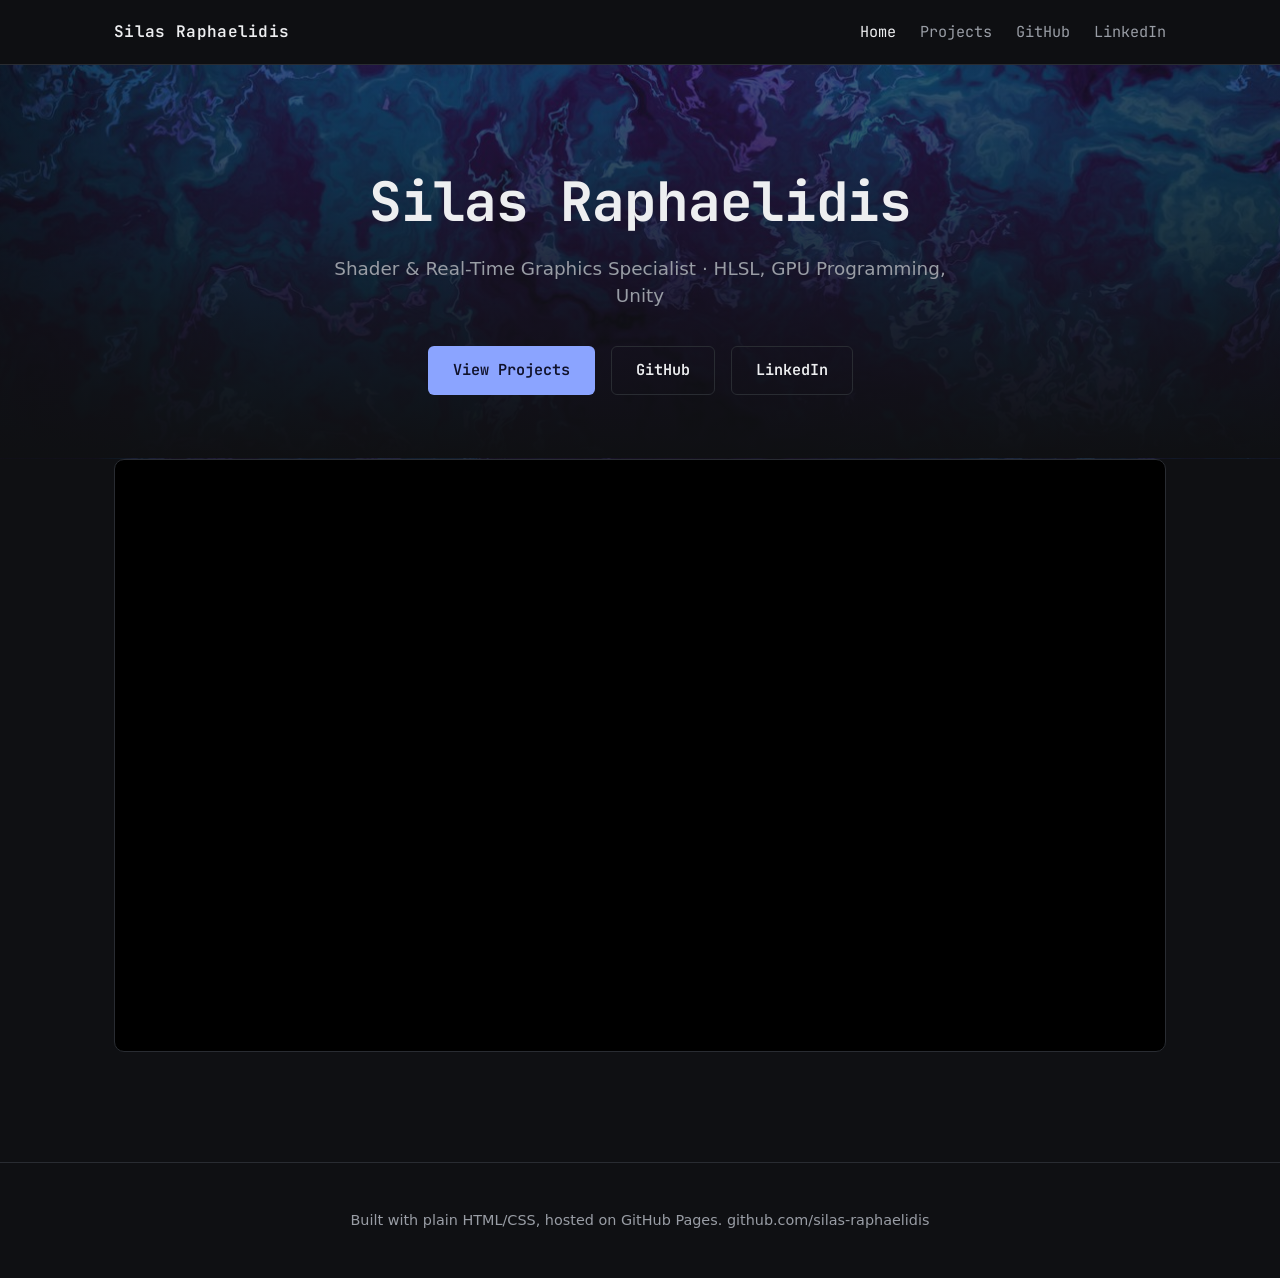
<file: index.html>
<!DOCTYPE html>
<html lang="en">
<head>
<meta charset="UTF-8">
<meta name="viewport" content="width=device-width, initial-scale=1.0">
<title>Silas Raphaelidis | Shader &amp; Real-Time Graphics Specialist</title>
<meta name="description" content="Portfolio of Silas Raphaelidis, a shader and real-time graphics specialist working in HLSL, GPU programming, and Unity.">
<meta property="og:type" content="website">
<meta property="og:url" content="https://silasraphaelidis.dev/">
<meta property="og:title" content="Silas Raphaelidis | Shader &amp; Real-Time Graphics Specialist">
<meta property="og:description" content="Portfolio of Silas Raphaelidis, a shader and real-time graphics specialist working in HLSL, GPU programming, and Unity.">
<meta property="og:image" content="https://silasraphaelidis.dev/assets/og-image.png">
<meta name="twitter:card" content="summary_large_image">
<meta name="twitter:title" content="Silas Raphaelidis | Shader &amp; Real-Time Graphics Specialist">
<meta name="twitter:description" content="Portfolio of Silas Raphaelidis, a shader and real-time graphics specialist working in HLSL, GPU programming, and Unity.">
<meta name="twitter:image" content="https://silasraphaelidis.dev/assets/og-image.png">
<link rel="preconnect" href="https://fonts.googleapis.com">
<link rel="preconnect" href="https://fonts.gstatic.com" crossorigin>
<link href="https://fonts.googleapis.com/css2?family=JetBrains+Mono:wght@500;600;700&display=swap" rel="stylesheet">
<link rel="stylesheet" href="style.css">
</head>
<body>

<nav class="site-nav">
  <div class="wrap">
    <a class="brand" href="index.html">Silas Raphaelidis</a>
    <div class="links">
      <a class="current" href="index.html">Home</a>
      <a href="projects.html">Projects</a>
      <a href="https://github.com/silas-raphaelidis" target="_blank" rel="noopener">GitHub</a>
      <a href="https://www.linkedin.com/in/silasraphaelidis/" target="_blank" rel="noopener">LinkedIn</a>
    </div>
  </div>
</nav>

<header class="hero">
  <div class="wrap">
    <h1>Silas Raphaelidis</h1>
    <p class="tagline">Shader &amp; Real-Time Graphics Specialist · HLSL, GPU Programming, Unity</p>
    <div class="hero-actions">
      <a class="btn btn-primary" href="projects.html">View Projects</a>
      <a class="btn btn-secondary" href="https://github.com/silas-raphaelidis" target="_blank" rel="noopener">GitHub</a>
      <a class="btn btn-secondary" href="https://www.linkedin.com/in/silasraphaelidis/" target="_blank" rel="noopener">LinkedIn</a>
    </div>
  </div>
</header>

<section class="reel">
  <div class="wrap">
    <div class="reel-frame">
      <iframe
        src="https://www.youtube.com/embed/n1aJdCSlSiI"
        title="Silas Raphaelidis Demo Reel"
        allow="accelerometer; autoplay; clipboard-write; encrypted-media; gyroscope; picture-in-picture"
        allowfullscreen
        loading="lazy">
      </iframe>
    </div>
  </div>
</section>

<footer class="site-footer">
  <div class="wrap">
    <p>Built with plain HTML/CSS, hosted on GitHub Pages. <a href="https://github.com/silas-raphaelidis" target="_blank" rel="noopener">github.com/silas-raphaelidis</a></p>
  </div>
</footer>

</body>
</html>
</file>
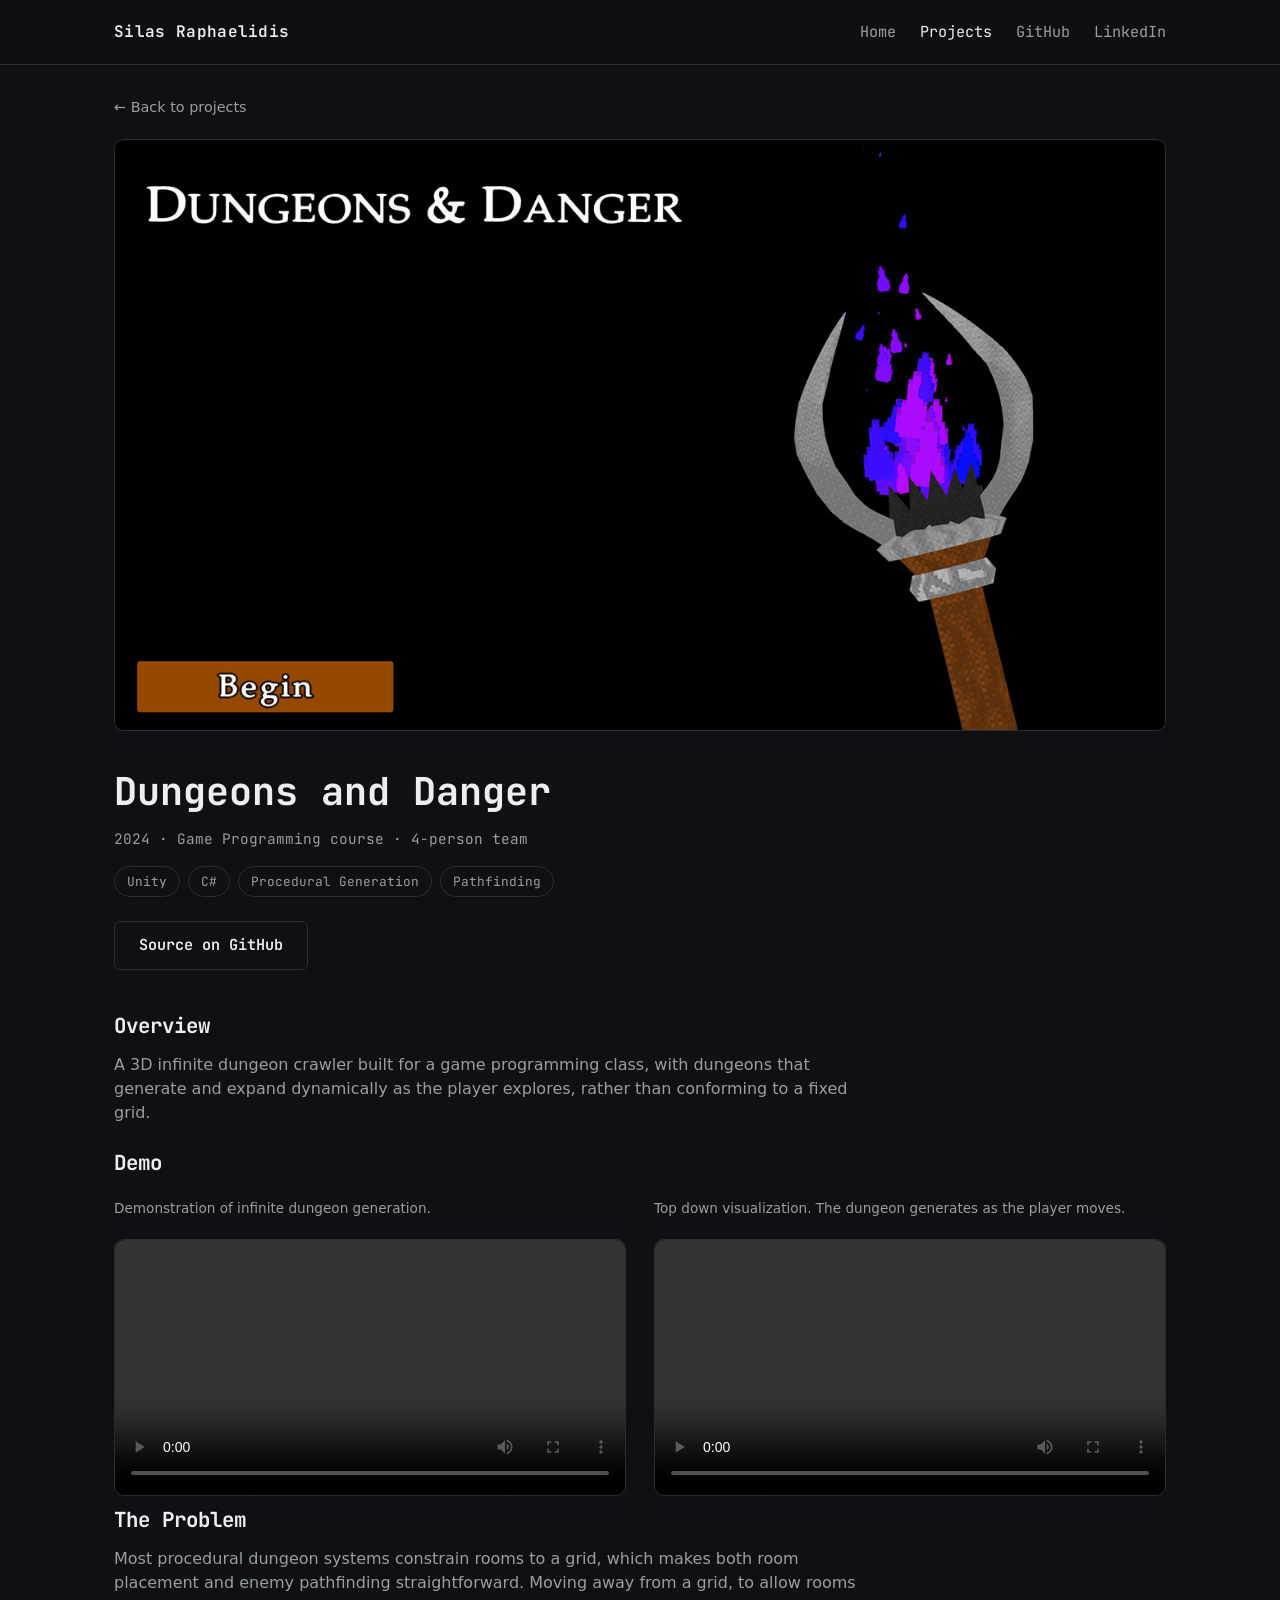
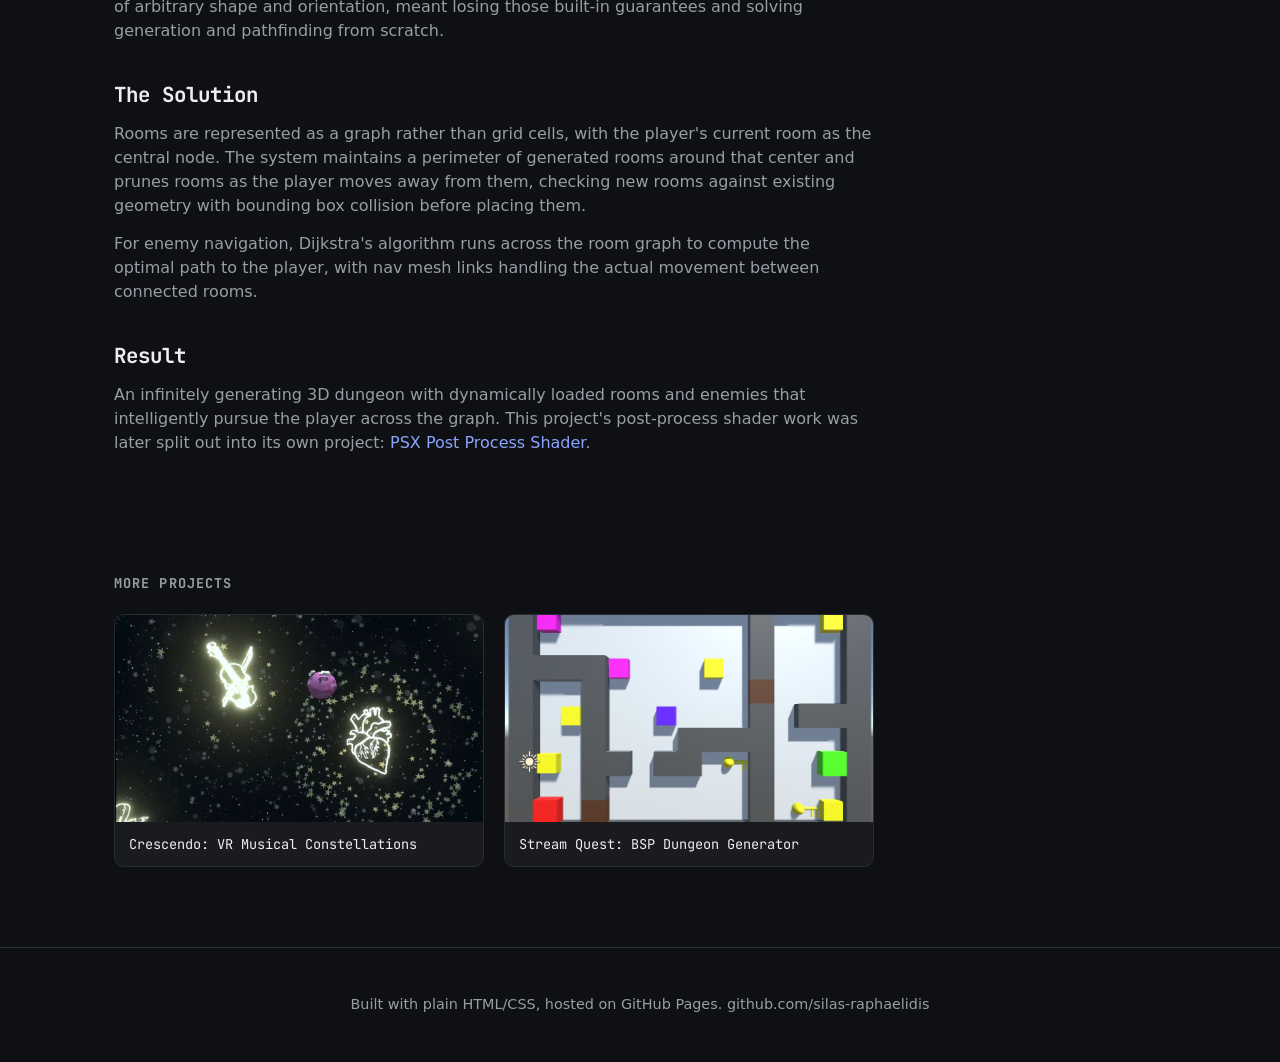
<file: dungeons-and-danger.html>
<!DOCTYPE html>
<html lang="en">
<head>
<meta charset="UTF-8">
<meta name="viewport" content="width=device-width, initial-scale=1.0">
<title>Dungeons and Danger | Silas Raphaelidis</title>
<meta name="description" content="An infinite, non-grid procedural dungeon crawler with graph-based room generation and Dijkstra-driven enemy pathfinding.">
<meta property="og:type" content="website">
<meta property="og:url" content="https://silasraphaelidis.dev/dungeons-and-danger.html">
<meta property="og:title" content="Dungeons and Danger | Silas Raphaelidis">
<meta property="og:description" content="An infinite, non-grid procedural dungeon crawler with graph-based room generation and Dijkstra-driven enemy pathfinding.">
<meta property="og:image" content="https://silasraphaelidis.dev/assets/og-image.png">
<meta name="twitter:card" content="summary_large_image">
<meta name="twitter:title" content="Dungeons and Danger | Silas Raphaelidis">
<meta name="twitter:description" content="An infinite, non-grid procedural dungeon crawler with graph-based room generation and Dijkstra-driven enemy pathfinding.">
<meta name="twitter:image" content="https://silasraphaelidis.dev/assets/og-image.png">
<link rel="preconnect" href="https://fonts.googleapis.com">
<link rel="preconnect" href="https://fonts.gstatic.com" crossorigin>
<link href="https://fonts.googleapis.com/css2?family=JetBrains+Mono:wght@500;600;700&display=swap" rel="stylesheet">
<link rel="stylesheet" href="style.css">
</head>
<body>

<nav class="site-nav">
  <div class="wrap">
    <a class="brand" href="index.html">Silas Raphaelidis</a>
    <div class="links">
      <a href="index.html">Home</a>
      <a class="current" href="projects.html">Projects</a>
      <a href="https://github.com/silas-raphaelidis" target="_blank" rel="noopener">GitHub</a>
      <a href="https://www.linkedin.com/in/silasraphaelidis/" target="_blank" rel="noopener">LinkedIn</a>
    </div>
  </div>
</nav>

<div class="wrap">
  <a class="back-link" href="projects.html">← Back to projects</a>

  <div class="detail-hero">
    <img class="detail-media" src="assets/thumbnails/dungeons-and-danger.png" alt="Dungeons and Danger screenshot">
  </div>

  <div class="detail-title">
    <h1>Dungeons and Danger</h1>
    <p class="detail-meta">2024 · Game Programming course · 4-person team</p>
    <ul class="tag-list">
      <li>Unity</li>
      <li>C#</li>
      <li>Procedural Generation</li>
      <li>Pathfinding</li>
    </ul>
    <div class="link-buttons">
      <a class="btn btn-secondary" href="https://github.com/silas-raphaelidis/425-Final-Project" target="_blank" rel="noopener">Source on GitHub</a>
    </div>
  </div>

  <div class="detail-body" style="padding-bottom: 0;">
    <h2>Overview</h2>
    <p>A 3D infinite dungeon crawler built for a game programming class, with dungeons that generate and expand dynamically as the player explores, rather than conforming to a fixed grid.</p>
  </div>

  <div class="video-pair-section">
    <h2>Demo</h2>
    <div class="video-pair-captions">
      <p class="video-caption">Demonstration of infinite dungeon generation.</p>
      <p class="video-caption">Top down visualization. The dungeon generates as the player moves.</p>
    </div>
    <div class="video-pair">
      <div class="video-embed">
        <video src="assets/dungeons-and-danger/gameplay-demo.mp4" controls preload="metadata" playsinline></video>
      </div>
      <div class="video-embed">
        <video src="assets/dungeons-and-danger/generation-demo.mp4" controls preload="metadata" playsinline></video>
      </div>
    </div>
  </div>

  <div class="detail-body" style="padding-top: 0;">
    <h2>The Problem</h2>
    <p>Most procedural dungeon systems constrain rooms to a grid, which makes both room placement and enemy pathfinding straightforward. Moving away from a grid, to allow rooms of arbitrary shape and orientation, meant losing those built-in guarantees and solving generation and pathfinding from scratch.</p>
    <h2>The Solution</h2>
    <p>Rooms are represented as a graph rather than grid cells, with the player's current room as the central node. The system maintains a perimeter of generated rooms around that center and prunes rooms as the player moves away from them, checking new rooms against existing geometry with bounding box collision before placing them.</p>
    <p>For enemy navigation, Dijkstra's algorithm runs across the room graph to compute the optimal path to the player, with nav mesh links handling the actual movement between connected rooms.</p>

    <h2>Result</h2>
    <p>An infinitely generating 3D dungeon with dynamically loaded rooms and enemies that intelligently pursue the player across the graph. This project's post-process shader work was later split out into its own project: <a href="psx-shader.html">PSX Post Process Shader</a>.</p>
  </div>

  <div class="more-projects">
    <h2>More Projects</h2>
    <div class="more-grid">
      <a class="mini-card" href="vr-musical-constellations.html">
        <img src="assets/thumbnails/vr-musical-constellations.png" alt="Crescendo: VR Musical Constellations">
        <span>Crescendo: VR Musical Constellations</span>
      </a>
      <a class="mini-card" href="bsp-dungeon-generator.html">
        <img src="assets/thumbnails/bsp-dungeon-generator.png" alt="Stream Quest: BSP Dungeon Generator">
        <span>Stream Quest: BSP Dungeon Generator</span>
      </a>
    </div>
  </div>
</div>

<footer class="site-footer">
  <div class="wrap">
    <p>Built with plain HTML/CSS, hosted on GitHub Pages. <a href="https://github.com/silas-raphaelidis" target="_blank" rel="noopener">github.com/silas-raphaelidis</a></p>
  </div>
</footer>

</body>
</html>
</file>
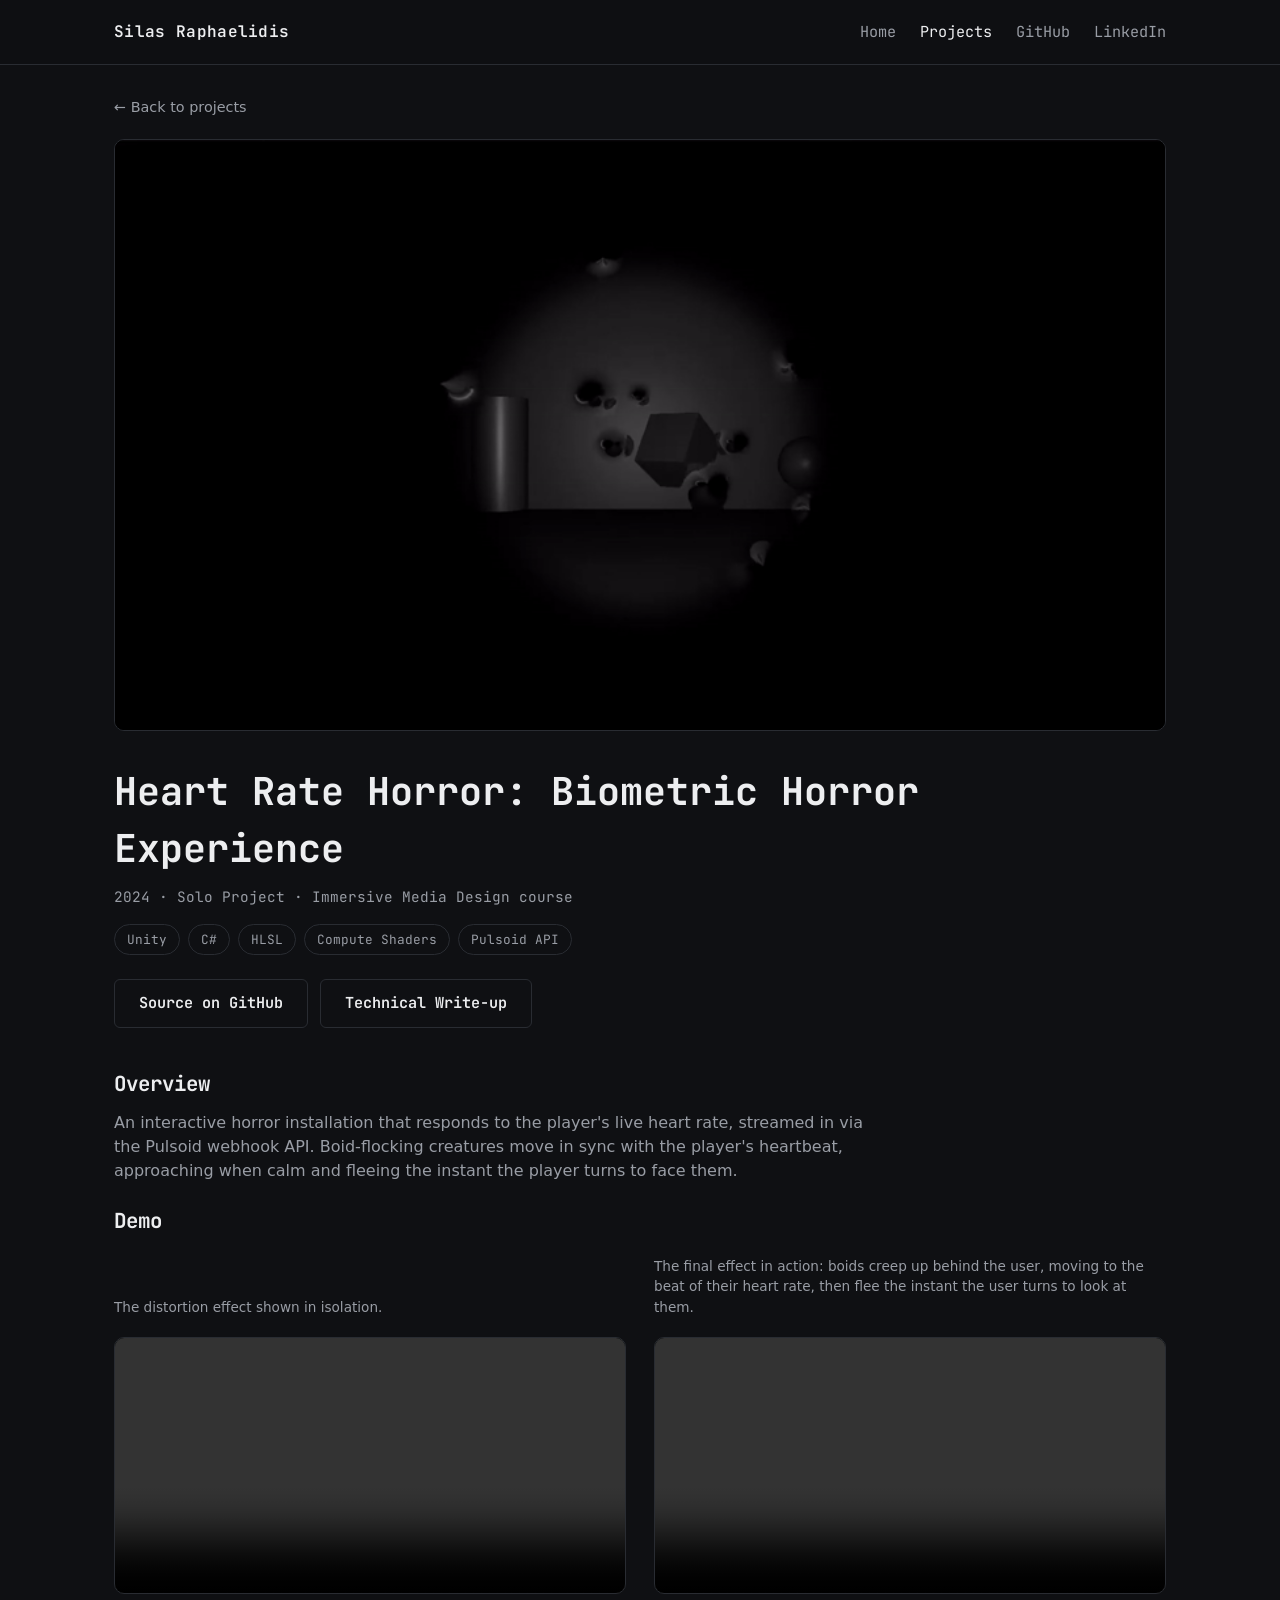
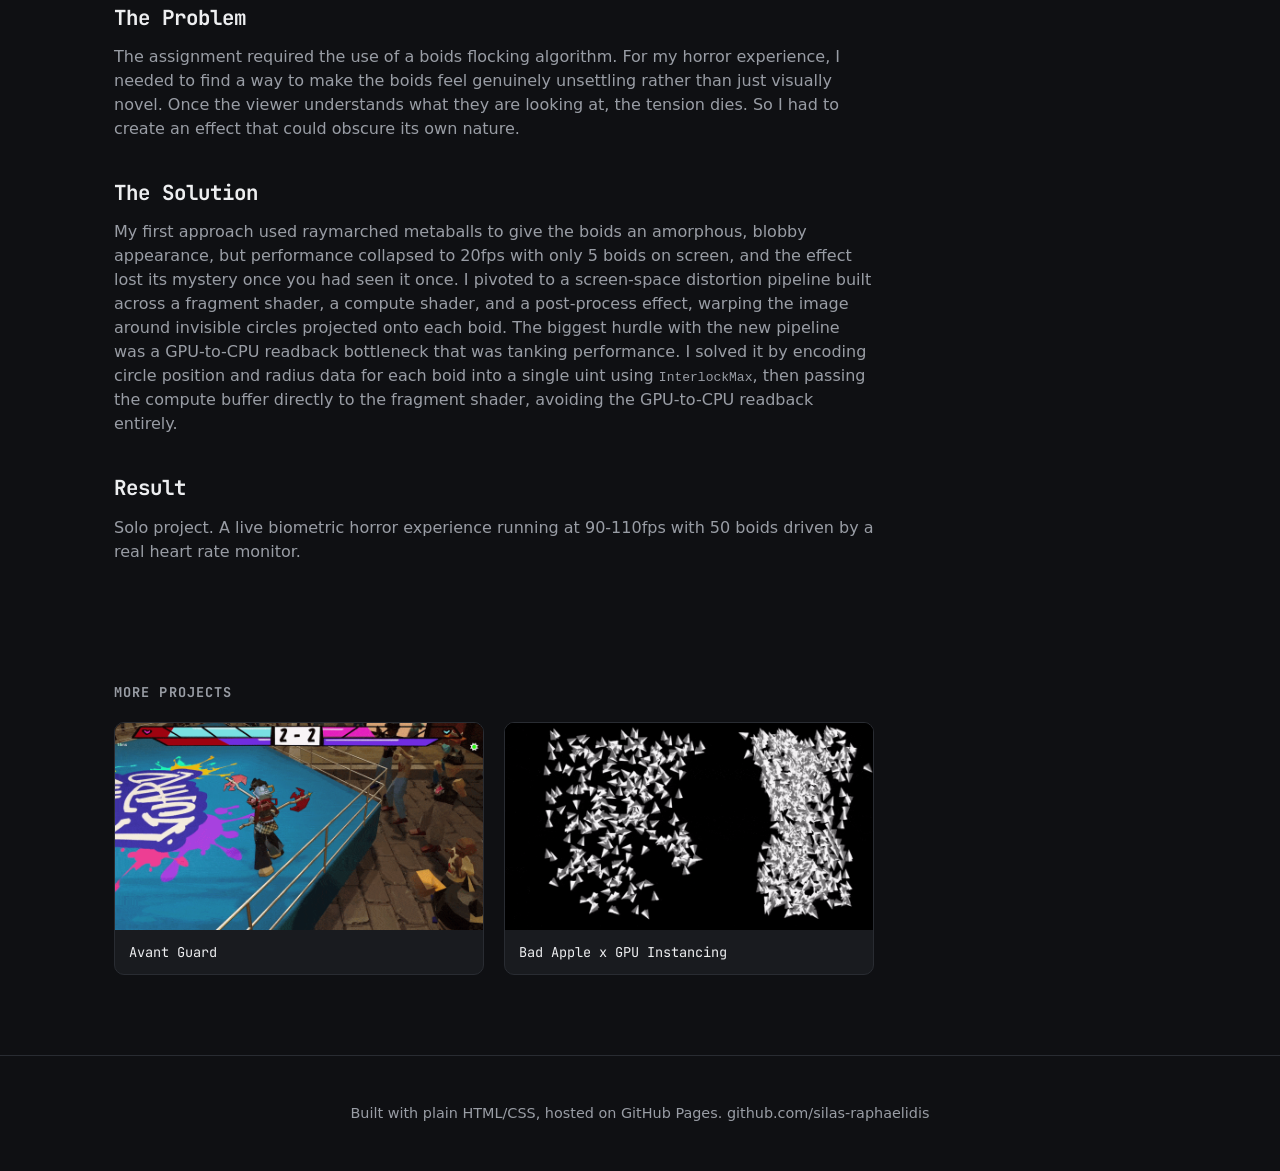
<file: heart-rate-horror.html>
<!DOCTYPE html>
<html lang="en">
<head>
<meta charset="UTF-8">
<meta name="viewport" content="width=device-width, initial-scale=1.0">
<title>Heart Rate Horror | Silas Raphaelidis</title>
<meta name="description" content="A biometric horror experience driven by live heart rate data, built with custom HLSL compute shaders in Unity.">
<meta property="og:type" content="website">
<meta property="og:url" content="https://silasraphaelidis.dev/heart-rate-horror.html">
<meta property="og:title" content="Heart Rate Horror | Silas Raphaelidis">
<meta property="og:description" content="A biometric horror experience driven by live heart rate data, built with custom HLSL compute shaders in Unity.">
<meta property="og:image" content="https://silasraphaelidis.dev/assets/og-image.png">
<meta name="twitter:card" content="summary_large_image">
<meta name="twitter:title" content="Heart Rate Horror | Silas Raphaelidis">
<meta name="twitter:description" content="A biometric horror experience driven by live heart rate data, built with custom HLSL compute shaders in Unity.">
<meta name="twitter:image" content="https://silasraphaelidis.dev/assets/og-image.png">
<link rel="preconnect" href="https://fonts.googleapis.com">
<link rel="preconnect" href="https://fonts.gstatic.com" crossorigin>
<link href="https://fonts.googleapis.com/css2?family=JetBrains+Mono:wght@500;600;700&display=swap" rel="stylesheet">
<link rel="stylesheet" href="style.css">
</head>
<body>

<nav class="site-nav">
  <div class="wrap">
    <a class="brand" href="index.html">Silas Raphaelidis</a>
    <div class="links">
      <a href="index.html">Home</a>
      <a class="current" href="projects.html">Projects</a>
      <a href="https://github.com/silas-raphaelidis" target="_blank" rel="noopener">GitHub</a>
      <a href="https://www.linkedin.com/in/silasraphaelidis/" target="_blank" rel="noopener">LinkedIn</a>
    </div>
  </div>
</nav>

<div class="wrap">
  <a class="back-link" href="projects.html">← Back to projects</a>

  <div class="detail-hero">
    <img class="detail-media" src="assets/thumbnails/heart-rate-horror.gif" alt="Heart Rate Horror gameplay footage">
  </div>

  <div class="detail-title">
    <h1>Heart Rate Horror: Biometric Horror Experience</h1>
    <p class="detail-meta">2024 · Solo Project · Immersive Media Design course</p>
    <ul class="tag-list">
      <li>Unity</li>
      <li>C#</li>
      <li>HLSL</li>
      <li>Compute Shaders</li>
      <li>Pulsoid API</li>
    </ul>
    <div class="link-buttons">
      <a class="btn btn-secondary" href="https://github.com/silas-raphaelidis/IMDM-Graveyard-Project" target="_blank" rel="noopener">Source on GitHub</a>
      <a class="btn btn-secondary" href="https://docs.google.com/document/d/1Po8Q4XT_HBitBhEmrEFPEfcGGhqGqsLDQtHtBt4LMyk/edit?usp=sharing" target="_blank" rel="noopener">Technical Write-up</a>
    </div>
  </div>

  <div class="detail-body" style="padding-bottom: 0;">
    <h2>Overview</h2>
    <p>An interactive horror installation that responds to the player's live heart rate, streamed in via the Pulsoid webhook API. Boid-flocking creatures move in sync with the player's heartbeat, approaching when calm and fleeing the instant the player turns to face them.</p>
  </div>

  <div class="video-pair-section">
    <h2>Demo</h2>
    <div class="video-pair-captions">
      <p class="video-caption">The distortion effect shown in isolation.</p>
      <p class="video-caption">The final effect in action: boids creep up behind the user, moving to the beat of their heart rate, then flee the instant the user turns to look at them.</p>
    </div>
    <div class="video-pair">
      <div class="video-embed">
        <video src="assets/heart-rate-horror/effect-demo.mp4" controls preload="metadata" playsinline></video>
      </div>
      <div class="video-embed">
        <video src="assets/heart-rate-horror/effect-in-action.mp4" controls preload="metadata" playsinline></video>
      </div>
    </div>
  </div>

  <div class="detail-body" style="padding-top: 0;">
    <h2>The Problem</h2>
    <p>The assignment required the use of a boids flocking algorithm. For my horror experience, I needed to find a way to make the boids feel genuinely unsettling rather than just visually novel. Once the viewer understands what they are looking at, the tension dies. So I had to create an effect that could obscure its own nature.</p>

    <h2>The Solution</h2>
    <p>My first approach used raymarched metaballs to give the boids an amorphous, blobby appearance, but performance collapsed to 20fps with only 5 boids on screen, and the effect lost its mystery once you had seen it once. I pivoted to a screen-space distortion pipeline built across a fragment shader, a compute shader, and a post-process effect, warping the image around invisible circles projected onto each boid. The biggest hurdle with the new pipeline was a GPU-to-CPU readback bottleneck that was tanking performance. I solved it by encoding circle position and radius data for each boid into a single uint using <code>InterlockMax</code>, then passing the compute buffer directly to the fragment shader, avoiding the GPU-to-CPU readback entirely.</p>

    <h2>Result</h2>
    <p>Solo project. A live biometric horror experience running at 90-110fps with 50 boids driven by a real heart rate monitor.</p>
  </div>

  <div class="more-projects">
    <h2>More Projects</h2>
    <div class="more-grid">
      <a class="mini-card" href="avant-guard.html">
        <img src="assets/thumbnails/avant-guard.gif" alt="Avant Guard">
        <span>Avant Guard</span>
      </a>
      <a class="mini-card" href="bad-apple.html">
        <img src="assets/thumbnails/bad-apple.gif" alt="Bad Apple x GPU Instancing">
        <span>Bad Apple x GPU Instancing</span>
      </a>
    </div>
  </div>
</div>

<footer class="site-footer">
  <div class="wrap">
    <p>Built with plain HTML/CSS, hosted on GitHub Pages. <a href="https://github.com/silas-raphaelidis" target="_blank" rel="noopener">github.com/silas-raphaelidis</a></p>
  </div>
</footer>

</body>
</html>
</file>
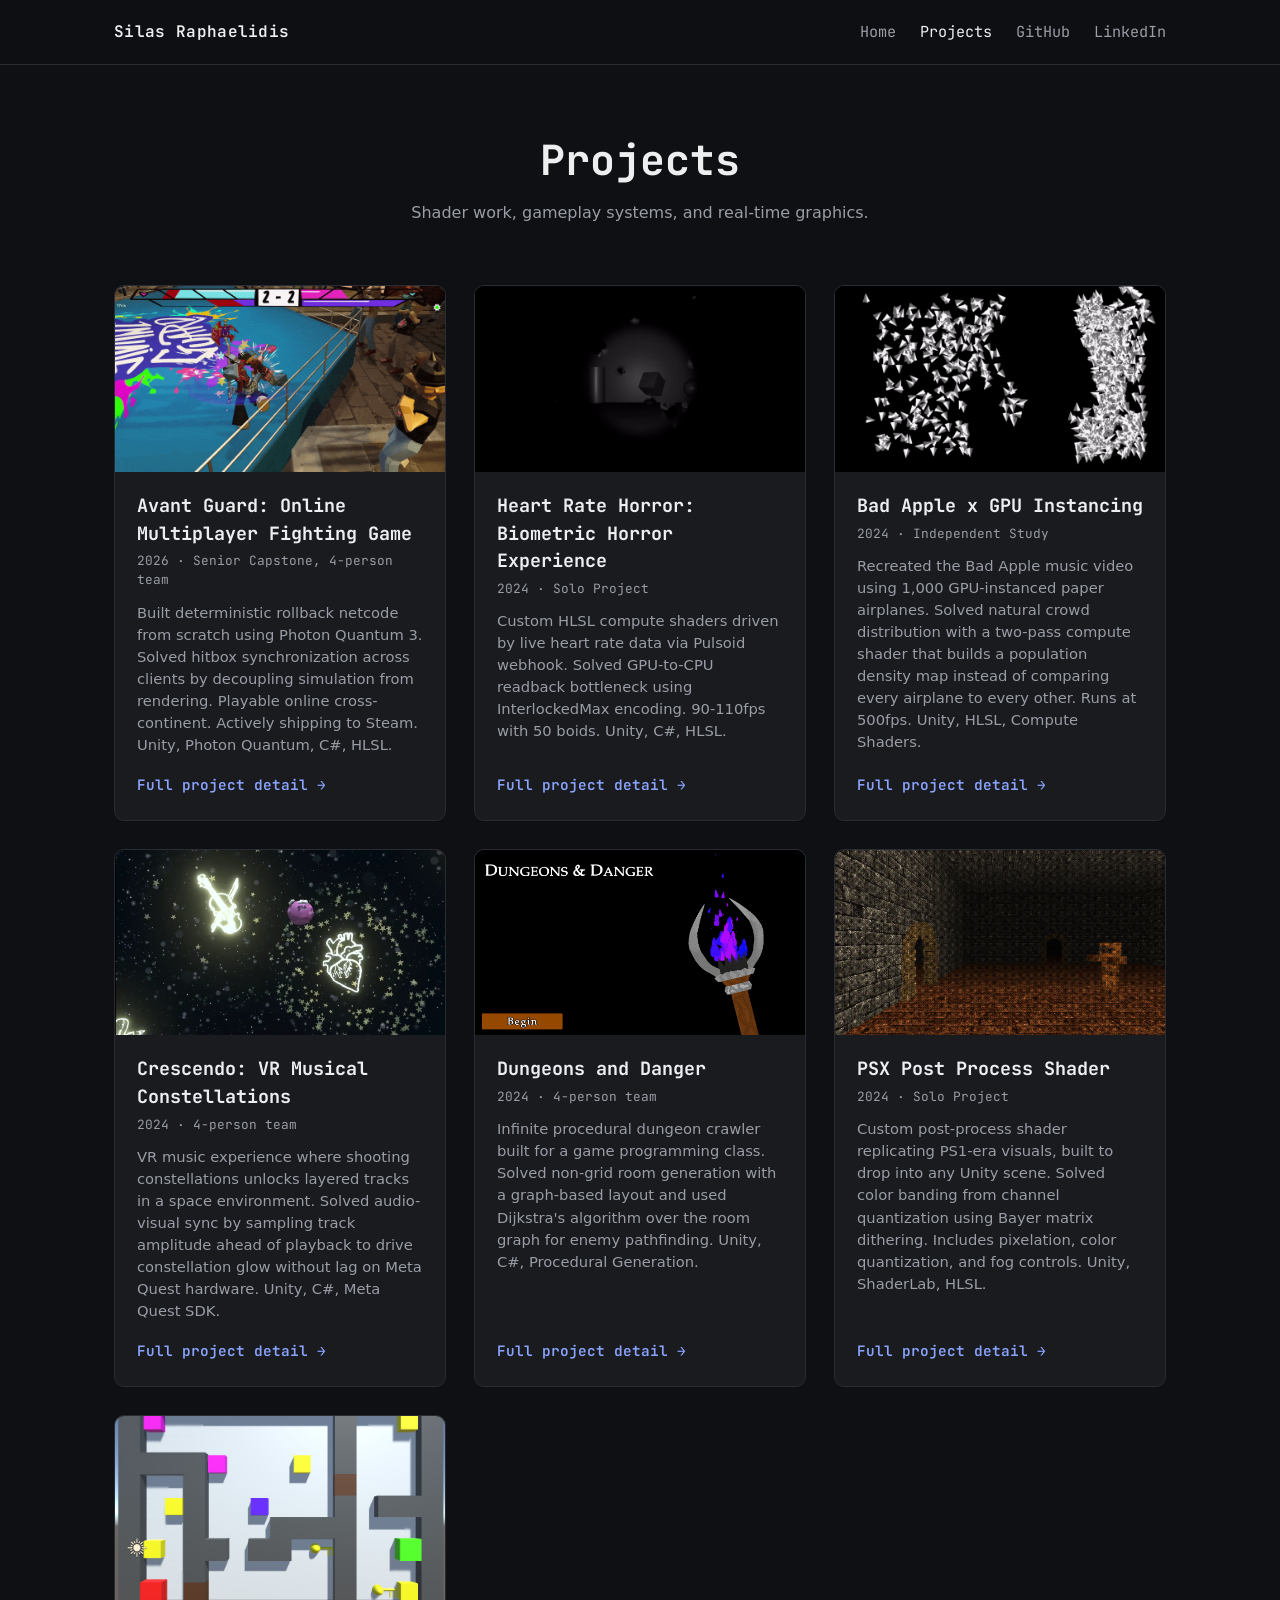
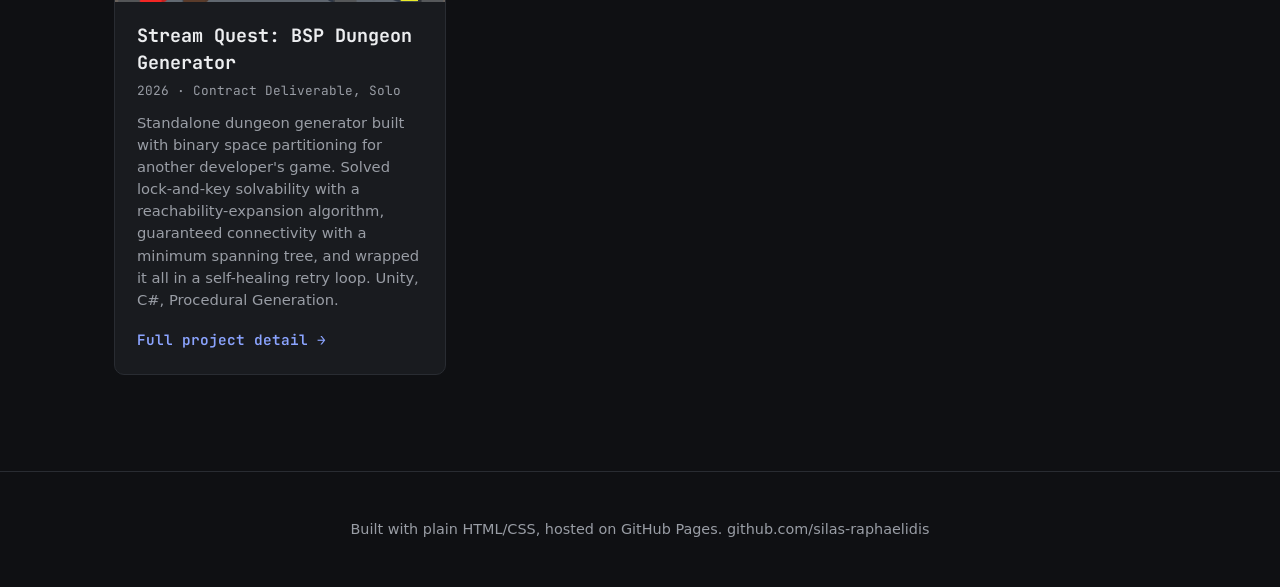
<file: projects.html>
<!DOCTYPE html>
<html lang="en">
<head>
<meta charset="UTF-8">
<meta name="viewport" content="width=device-width, initial-scale=1.0">
<title>Projects | Silas Raphaelidis</title>
<meta name="description" content="Projects by Silas Raphaelidis: shaders, GPU programming, and real-time graphics work in Unity.">
<meta property="og:type" content="website">
<meta property="og:url" content="https://silasraphaelidis.dev/projects.html">
<meta property="og:title" content="Projects | Silas Raphaelidis">
<meta property="og:description" content="Projects by Silas Raphaelidis: shaders, GPU programming, and real-time graphics work in Unity.">
<meta property="og:image" content="https://silasraphaelidis.dev/assets/og-image.png">
<meta name="twitter:card" content="summary_large_image">
<meta name="twitter:title" content="Projects | Silas Raphaelidis">
<meta name="twitter:description" content="Projects by Silas Raphaelidis: shaders, GPU programming, and real-time graphics work in Unity.">
<meta name="twitter:image" content="https://silasraphaelidis.dev/assets/og-image.png">
<link rel="preconnect" href="https://fonts.googleapis.com">
<link rel="preconnect" href="https://fonts.gstatic.com" crossorigin>
<link href="https://fonts.googleapis.com/css2?family=JetBrains+Mono:wght@500;600;700&display=swap" rel="stylesheet">
<link rel="stylesheet" href="style.css">
</head>
<body>

<nav class="site-nav">
  <div class="wrap">
    <a class="brand" href="index.html">Silas Raphaelidis</a>
    <div class="links">
      <a href="index.html">Home</a>
      <a class="current" href="projects.html">Projects</a>
      <a href="https://github.com/silas-raphaelidis" target="_blank" rel="noopener">GitHub</a>
      <a href="https://www.linkedin.com/in/silasraphaelidis/" target="_blank" rel="noopener">LinkedIn</a>
    </div>
  </div>
</nav>

<header class="page-header">
  <div class="wrap">
    <h1>Projects</h1>
    <p>Shader work, gameplay systems, and real-time graphics.</p>
  </div>
</header>

<main class="wrap">
  <div class="project-grid">

    <a class="card" href="avant-guard.html">
      <img class="card-thumb" src="assets/thumbnails/avant-guard.gif" alt="Avant Guard gameplay footage" loading="lazy">
      <div class="card-body">
        <h2>Avant Guard: Online Multiplayer Fighting Game</h2>
        <p class="card-year">2026 · Senior Capstone, 4-person team</p>
        <p class="card-summary">Built deterministic rollback netcode from scratch using Photon Quantum 3. Solved hitbox synchronization across clients by decoupling simulation from rendering. Playable online cross-continent. Actively shipping to Steam. Unity, Photon Quantum, C#, HLSL.</p>
        <span class="card-link">Full project detail →</span>
      </div>
    </a>

    <a class="card" href="heart-rate-horror.html">
      <img class="card-thumb" src="assets/thumbnails/heart-rate-horror.gif" alt="Heart Rate Horror gameplay footage" loading="lazy">
      <div class="card-body">
        <h2>Heart Rate Horror: Biometric Horror Experience</h2>
        <p class="card-year">2024 · Solo Project</p>
        <p class="card-summary">Custom HLSL compute shaders driven by live heart rate data via Pulsoid webhook. Solved GPU-to-CPU readback bottleneck using InterlockedMax encoding. 90-110fps with 50 boids. Unity, C#, HLSL.</p>
        <span class="card-link">Full project detail →</span>
      </div>
    </a>

    <a class="card" href="bad-apple.html">
      <img class="card-thumb" src="assets/thumbnails/bad-apple.gif" alt="Bad Apple x GPU Instancing footage" loading="lazy">
      <div class="card-body">
        <h2>Bad Apple x GPU Instancing</h2>
        <p class="card-year">2024 · Independent Study</p>
        <p class="card-summary">Recreated the Bad Apple music video using 1,000 GPU-instanced paper airplanes. Solved natural crowd distribution with a two-pass compute shader that builds a population density map instead of comparing every airplane to every other. Runs at 500fps. Unity, HLSL, Compute Shaders.</p>
        <span class="card-link">Full project detail →</span>
      </div>
    </a>

    <a class="card" href="vr-musical-constellations.html">
      <img class="card-thumb" src="assets/thumbnails/vr-musical-constellations.png" alt="Crescendo: VR Musical Constellations screenshot" loading="lazy">
      <div class="card-body">
        <h2>Crescendo: VR Musical Constellations</h2>
        <p class="card-year">2024 · 4-person team</p>
        <p class="card-summary">VR music experience where shooting constellations unlocks layered tracks in a space environment. Solved audio-visual sync by sampling track amplitude ahead of playback to drive constellation glow without lag on Meta Quest hardware. Unity, C#, Meta Quest SDK.</p>
        <span class="card-link">Full project detail →</span>
      </div>
    </a>

    <a class="card" href="dungeons-and-danger.html">
      <img class="card-thumb" src="assets/thumbnails/dungeons-and-danger.png" alt="Dungeons and Danger screenshot" loading="lazy">
      <div class="card-body">
        <h2>Dungeons and Danger</h2>
        <p class="card-year">2024 · 4-person team</p>
        <p class="card-summary">Infinite procedural dungeon crawler built for a game programming class. Solved non-grid room generation with a graph-based layout and used Dijkstra's algorithm over the room graph for enemy pathfinding. Unity, C#, Procedural Generation.</p>
        <span class="card-link">Full project detail →</span>
      </div>
    </a>

    <a class="card" href="psx-shader.html">
      <img class="card-thumb" src="assets/thumbnails/psx-shader.gif" alt="PSX Post Process Shader footage" loading="lazy">
      <div class="card-body">
        <h2>PSX Post Process Shader</h2>
        <p class="card-year">2024 · Solo Project</p>
        <p class="card-summary">Custom post-process shader replicating PS1-era visuals, built to drop into any Unity scene. Solved color banding from channel quantization using Bayer matrix dithering. Includes pixelation, color quantization, and fog controls. Unity, ShaderLab, HLSL.</p>
        <span class="card-link">Full project detail →</span>
      </div>
    </a>

    <a class="card" href="bsp-dungeon-generator.html">
      <img class="card-thumb" src="assets/thumbnails/bsp-dungeon-generator.png" alt="Generated dungeon layout with placeholder props" loading="lazy">
      <div class="card-body">
        <h2>Stream Quest: BSP Dungeon Generator</h2>
        <p class="card-year">2026 · Contract Deliverable, Solo</p>
        <p class="card-summary">Standalone dungeon generator built with binary space partitioning for another developer's game. Solved lock-and-key solvability with a reachability-expansion algorithm, guaranteed connectivity with a minimum spanning tree, and wrapped it all in a self-healing retry loop. Unity, C#, Procedural Generation.</p>
        <span class="card-link">Full project detail →</span>
      </div>
    </a>

  </div>
</main>

<footer class="site-footer">
  <div class="wrap">
    <p>Built with plain HTML/CSS, hosted on GitHub Pages. <a href="https://github.com/silas-raphaelidis" target="_blank" rel="noopener">github.com/silas-raphaelidis</a></p>
  </div>
</footer>

</body>
</html>
</file>
<file: style.css>
:root {
  --bg: #0f1013;
  --bg-elevated: #191b1f;
  --border: #292c32;
  --text: #edeef0;
  --text-dim: #999da5;
  --accent: #8ba4ff;
  --accent-dim: #5f74c9;
  --max-width: 1100px;
  --font-mono: "JetBrains Mono", ui-monospace, "SFMono-Regular", Consolas, monospace;
  --font-body: "Segoe UI", system-ui, -apple-system, sans-serif;
}

* {
  box-sizing: border-box;
}

html {
  scroll-behavior: smooth;
}

body {
  margin: 0;
  background: var(--bg);
  color: var(--text);
  font-family: var(--font-body);
  line-height: 1.5;
}

h1, h2, h3,
.brand,
.site-nav .links a,
.card-link,
.btn,
.tag-list li,
.card-year,
.detail-meta {
  font-family: var(--font-mono);
}

a {
  color: var(--accent);
  text-decoration: none;
}

a:hover {
  text-decoration: underline;
}

.wrap {
  max-width: var(--max-width);
  margin: 0 auto;
  padding: 0 24px;
}

/* Nav */
.site-nav {
  border-bottom: 1px solid var(--border);
  position: sticky;
  top: 0;
  background: rgba(15, 16, 19, 0.92);
  backdrop-filter: blur(6px);
  z-index: 10;
}

.site-nav .wrap {
  display: flex;
  align-items: center;
  justify-content: space-between;
  height: 64px;
}

.site-nav .brand {
  color: var(--text);
  font-weight: 600;
  letter-spacing: 0.02em;
}

.site-nav .brand:hover {
  text-decoration: none;
  color: var(--accent);
}

.site-nav .links {
  display: flex;
  gap: 24px;
  font-size: 0.95rem;
}

.site-nav .links a {
  color: var(--text-dim);
}

.site-nav .links a:hover {
  color: var(--accent);
}

.site-nav .links a.current {
  color: var(--text);
}

/* Hero */
.hero {
  padding: 96px 0 64px;
  text-align: center;
  position: relative;
  background-image:
    linear-gradient(180deg, rgba(15, 16, 19, 0.55) 0%, rgba(15, 16, 19, 0.88) 65%, var(--bg) 100%),
    url('assets/hero-banner.jpg');
  background-size: cover;
  background-position: center;
}

.hero h1 {
  font-size: clamp(2.2rem, 5vw, 3.4rem);
  margin: 0 0 12px;
  letter-spacing: -0.02em;
}

.hero .tagline {
  color: var(--text-dim);
  font-size: 1.15rem;
  max-width: 640px;
  margin: 0 auto 36px;
}

.hero-actions {
  display: flex;
  gap: 16px;
  justify-content: center;
  flex-wrap: wrap;
  margin-top: 8px;
}

.btn {
  display: inline-block;
  padding: 12px 24px;
  border-radius: 6px;
  font-weight: 600;
  font-size: 0.95rem;
  border: 1px solid transparent;
}

.btn:hover {
  text-decoration: none;
}

.btn-primary {
  background: var(--accent);
  color: #10122b;
}

.btn-primary:hover {
  background: var(--accent-dim);
}

.btn-secondary {
  border-color: var(--border);
  color: var(--text);
}

.btn-secondary:hover {
  border-color: var(--accent);
  color: var(--accent);
}

/* Demo reel */
.reel {
  padding: 0 0 96px;
}

.reel-frame {
  position: relative;
  width: 100%;
  padding-top: 56.25%;
  background: #000;
  border-radius: 10px;
  overflow: hidden;
  border: 1px solid var(--border);
  margin-bottom: 14px;
}

.video-pair-section {
  padding: 8px 0 8px;
}

.video-single {
  max-width: 620px;
  margin: 0 auto;
}

.video-pair-section h2 {
  font-size: 1.3rem;
  margin: 0 0 20px;
}

.video-pair-captions,
.video-pair {
  display: grid;
  grid-template-columns: repeat(2, 1fr);
  gap: 28px;
}

.video-pair-captions {
  margin-bottom: 10px;
  align-items: end;
}

@media (max-width: 680px) {
  .video-pair-captions,
  .video-pair {
    grid-template-columns: 1fr;
  }
}

.video-embed {
  width: 100%;
  border-radius: 10px;
  overflow: hidden;
  border: 1px solid var(--border);
  background: #000;
}

.video-embed video {
  display: block;
  width: 100%;
}

.video-caption {
  color: var(--text-dim);
  font-size: 0.85rem;
  margin: 0 0 10px;
}

.reel-frame iframe {
  position: absolute;
  top: 0;
  left: 0;
  width: 100%;
  height: 100%;
  border: 0;
}

/* Section headers */
.page-header {
  padding: 64px 0 12px;
  text-align: center;
}

.page-header h1 {
  font-size: clamp(1.9rem, 4vw, 2.6rem);
  margin: 0 0 10px;
}

.page-header p {
  color: var(--text-dim);
  max-width: 560px;
  margin: 0 auto;
}

/* Project grid */
.project-grid {
  display: grid;
  grid-template-columns: repeat(auto-fit, minmax(320px, 1fr));
  gap: 28px;
  padding: 48px 0 96px;
}

.card {
  background: var(--bg-elevated);
  border: 1px solid var(--border);
  border-radius: 10px;
  overflow: hidden;
  display: flex;
  flex-direction: column;
  color: inherit;
  text-decoration: none;
  transition: border-color 0.15s ease, transform 0.15s ease;
}

.card:hover {
  border-color: var(--accent-dim);
  transform: translateY(-2px);
  text-decoration: none;
}

.card-thumb {
  aspect-ratio: 16 / 9;
  width: 100%;
  object-fit: cover;
  background: #000;
  display: block;
}

.card-body {
  padding: 20px 22px 24px;
  display: flex;
  flex-direction: column;
  flex: 1;
}

.card-body h2 {
  font-size: 1.15rem;
  margin: 0 0 4px;
}

.card-year {
  color: var(--text-dim);
  font-size: 0.8rem;
  margin: 0 0 12px;
}

.card-summary {
  color: var(--text-dim);
  font-size: 0.92rem;
  margin: 0 0 18px;
  flex: 1;
}

.card-link {
  color: var(--accent);
  font-weight: 600;
  font-size: 0.9rem;
  align-self: flex-start;
}

/* Live demo embed */
.card-live {
  border: none;
  width: 100%;
  aspect-ratio: 16 / 9;
  display: block;
  background: #000;
}

/* Project detail pages */
.back-link {
  display: inline-block;
  margin: 32px 0 0;
  color: var(--text-dim);
  font-size: 0.9rem;
}

.back-link:hover {
  color: var(--accent);
}

.detail-hero {
  padding: 20px 0 0;
  position: relative;
}

.mute-toggle {
  position: absolute;
  bottom: 14px;
  right: 14px;
  width: 40px;
  height: 40px;
  border-radius: 50%;
  border: 1px solid var(--border);
  background: rgba(15, 16, 19, 0.72);
  color: var(--text);
  font-size: 1.1rem;
  cursor: pointer;
  display: flex;
  align-items: center;
  justify-content: center;
  transition: border-color 0.15s ease, background 0.15s ease;
}

.mute-toggle:hover {
  border-color: var(--accent-dim);
  background: rgba(15, 16, 19, 0.9);
}

.detail-media {
  width: 100%;
  aspect-ratio: 16 / 9;
  object-fit: cover;
  border-radius: 10px;
  border: 1px solid var(--border);
  background: #000;
  display: block;
}

.detail-title {
  padding: 32px 0 0;
}

.detail-title h1 {
  font-size: clamp(1.8rem, 4vw, 2.4rem);
  margin: 0 0 8px;
}

.detail-meta {
  color: var(--text-dim);
  font-size: 0.9rem;
  margin: 0;
}

.tag-list {
  list-style: none;
  display: flex;
  flex-wrap: wrap;
  gap: 8px;
  padding: 0;
  margin: 16px 0 0;
}

.tag-list li {
  border: 1px solid var(--border);
  color: var(--text-dim);
  font-size: 0.8rem;
  padding: 5px 12px;
  border-radius: 999px;
}

.link-buttons {
  display: flex;
  gap: 12px;
  flex-wrap: wrap;
  margin: 24px 0 0;
}

.detail-body {
  padding: 40px 0 96px;
  max-width: 760px;
}

.detail-body h2 {
  font-size: 1.3rem;
  margin: 36px 0 12px;
}

.detail-body h2:first-child {
  margin-top: 0;
}

.detail-body p {
  color: var(--text-dim);
  margin: 0 0 14px;
}

.detail-body blockquote {
  margin: 0 0 20px;
  padding: 14px 20px;
  border-left: 3px solid var(--accent-dim);
  background: var(--bg-elevated);
  color: var(--text);
  font-style: italic;
  border-radius: 0 6px 6px 0;
}

.detail-body ul {
  color: var(--text-dim);
  padding-left: 20px;
  margin: 0 0 14px;
}

/* Documentation gallery */
.gallery {
  padding: 8px 0 8px;
}

.gallery h2 {
  font-size: 1.3rem;
  margin: 0 0 6px;
}

.gallery-intro {
  color: var(--text-dim);
  margin: 0 0 10px;
}

.legend-list {
  list-style: none;
  display: flex;
  flex-wrap: wrap;
  gap: 10px 22px;
  padding: 0;
  margin: 0 0 24px;
  color: var(--text-dim);
  font-size: 0.85rem;
}

.legend-list li {
  display: flex;
  align-items: center;
  gap: 8px;
}

.legend-swatch {
  width: 12px;
  height: 12px;
  border-radius: 3px;
  flex-shrink: 0;
}

.gallery-grid {
  display: grid;
  grid-template-columns: repeat(3, 1fr);
  gap: 16px;
}

@media (max-width: 760px) {
  .gallery-grid {
    grid-template-columns: repeat(2, 1fr);
  }
}

@media (max-width: 480px) {
  .gallery-grid {
    grid-template-columns: 1fr;
  }
}

.gallery-item {
  border: none;
  background: none;
  padding: 0;
  cursor: zoom-in;
  display: flex;
  flex-direction: column;
  gap: 8px;
  font-family: inherit;
  text-align: left;
}

.gallery-item img {
  width: 100%;
  aspect-ratio: 4 / 3;
  object-fit: cover;
  border-radius: 8px;
  border: 1px solid var(--border);
  display: block;
  transition: border-color 0.15s ease;
}

.gallery-item:hover img {
  border-color: var(--accent-dim);
}

.gallery-caption {
  color: var(--text-dim);
  font-size: 0.85rem;
}

.lightbox {
  display: none;
  position: fixed;
  inset: 0;
  background: rgba(6, 7, 9, 0.92);
  z-index: 100;
  flex-direction: column;
  align-items: center;
  justify-content: center;
  gap: 16px;
  padding: 40px;
  cursor: zoom-out;
}

.lightbox.open {
  display: flex;
}

.lightbox img {
  max-width: 100%;
  max-height: calc(100vh - 140px);
  object-fit: contain;
  border-radius: 8px;
  box-shadow: 0 20px 60px rgba(0, 0, 0, 0.5);
}

.lightbox-caption {
  max-width: 700px;
  text-align: center;
  color: var(--text-dim);
  font-size: 0.9rem;
  margin: 0;
}

.lightbox-close {
  position: absolute;
  top: 20px;
  right: 28px;
  color: var(--text-dim);
  font-family: var(--font-mono);
  font-size: 1.4rem;
  background: none;
  border: none;
  cursor: pointer;
}

.lightbox-close:hover {
  color: var(--text);
}

/* More projects (detail page footer nav) */
.more-projects {
  max-width: 760px;
  padding: 8px 0 80px;
}

.more-projects h2 {
  font-size: 0.85rem;
  text-transform: uppercase;
  letter-spacing: 0.08em;
  color: var(--text-dim);
  margin: 0 0 20px;
}

.more-grid {
  display: grid;
  grid-template-columns: repeat(2, 1fr);
  gap: 20px;
}

.mini-card {
  display: block;
  border: 1px solid var(--border);
  border-radius: 10px;
  overflow: hidden;
  background: var(--bg-elevated);
  transition: border-color 0.15s ease, transform 0.15s ease;
}

.mini-card:hover {
  border-color: var(--accent-dim);
  transform: translateY(-2px);
  text-decoration: none;
}

.mini-card img {
  width: 100%;
  aspect-ratio: 16 / 9;
  object-fit: cover;
  display: block;
  background: #000;
}

.mini-card span {
  display: block;
  padding: 12px 14px;
  font-family: var(--font-mono);
  font-size: 0.85rem;
  color: var(--text);
}

@media (max-width: 560px) {
  .more-grid {
    grid-template-columns: 1fr;
  }
}

/* Footer */
.site-footer {
  border-top: 1px solid var(--border);
  padding: 32px 0;
  text-align: center;
  color: var(--text-dim);
  font-size: 0.9rem;
}

.site-footer a {
  color: var(--text-dim);
}

.site-footer a:hover {
  color: var(--accent);
}
</file>
